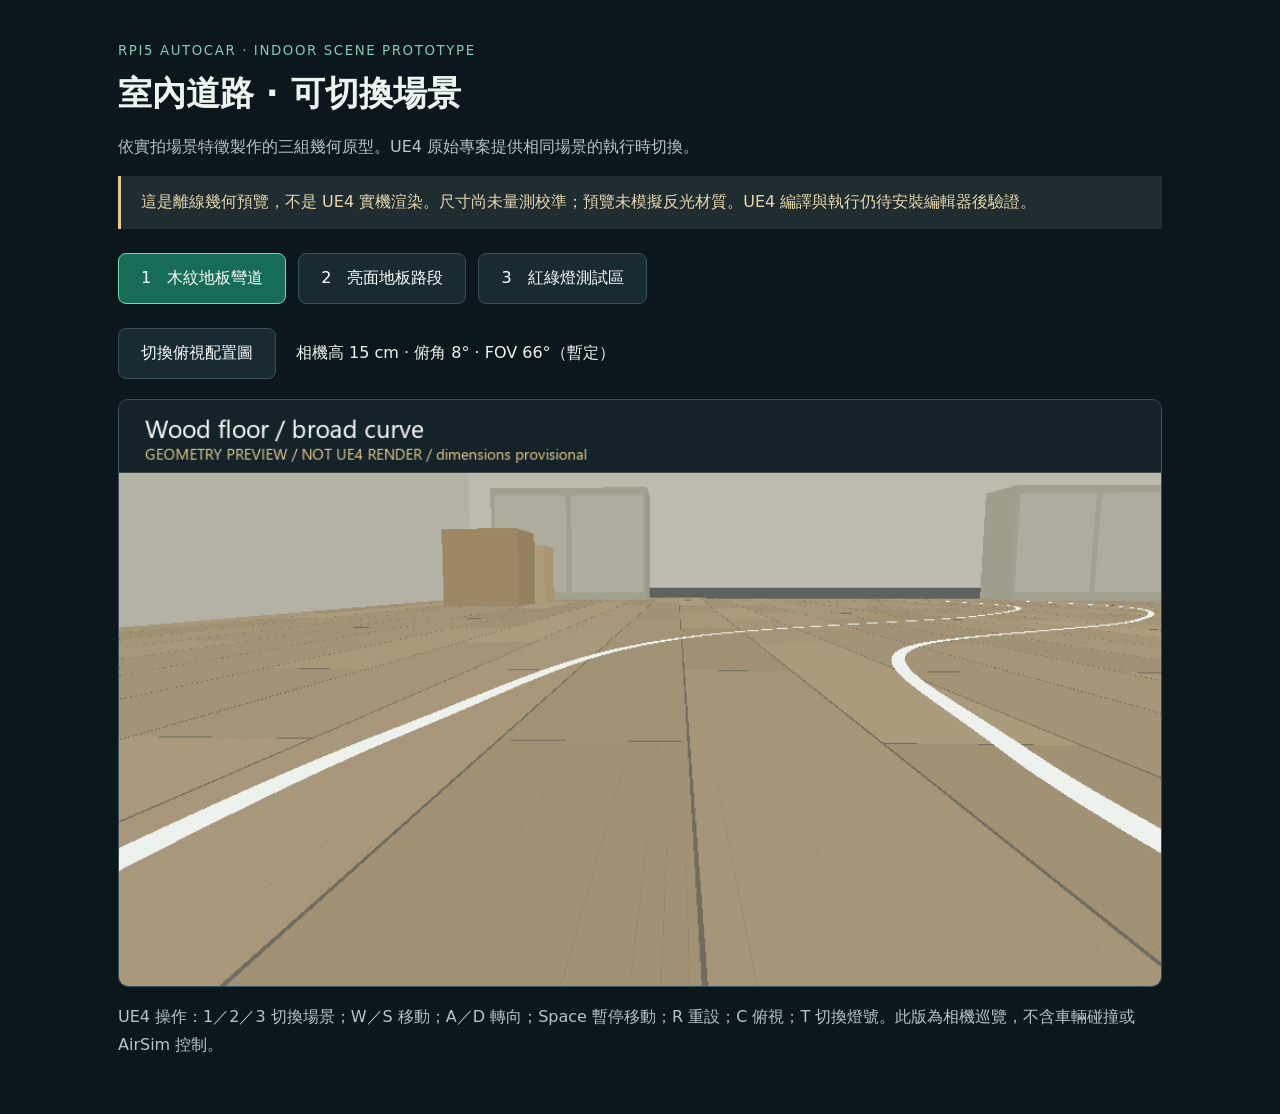
<file: sim_ue4/preview/index.html>
<!doctype html>
<html lang="zh-Hant">
<meta charset="utf-8">
<meta name="viewport" content="width=device-width,initial-scale=1">
<title>AutoCAR 場景原型預覽</title>
<style>
*{box-sizing:border-box}body{margin:0;background:#0c171d;color:#edf4ef;font:16px system-ui,sans-serif}
main{max-width:1100px;margin:auto;padding:40px 28px}small{color:#83cbb7;letter-spacing:.12em}
h1{font-size:34px;margin:12px 0}p{color:#b4c5c9;line-height:1.7}
nav{display:flex;gap:12px;flex-wrap:wrap;margin:24px 0}
button{font:inherit;padding:14px 22px;border:1px solid #38515c;border-radius:8px;background:#182b33;color:white;cursor:pointer}
button[aria-pressed=true]{background:#176c58;border-color:#71d6b4}button:focus-visible{outline:3px solid #f4cf89}
img{display:block;width:100%;border-radius:10px;border:1px solid #38515c}
.notice{padding:16px 20px;border-left:3px solid #e6c888;background:#202d30;color:#e6d6ad}
.row{display:flex;align-items:center;gap:20px;margin:20px 0}a{color:#83cbb7}
</style>
<main>
<small>RPI5 AUTOCAR · INDOOR SCENE PROTOTYPE</small>
<h1>室內道路 · 可切換場景</h1>
<p>依實拍場景特徵製作的三組幾何原型。UE4 原始專案提供相同場景的執行時切換。</p>
<div class="notice">這是離線幾何預覽，不是 UE4 實機渲染。尺寸尚未量測校準；預覽未模擬反光材質。UE4 編譯與執行仍待安裝編輯器後驗證。</div>
<nav aria-label="場景">
<button data-scene="1" aria-pressed="true">1　木紋地板彎道</button>
<button data-scene="2" aria-pressed="false">2　亮面地板路段</button>
<button data-scene="3" aria-pressed="false">3　紅綠燈測試區</button>
</nav>
<div class="row"><button id="view" aria-pressed="false">切換俯視配置圖</button><span id="info">相機高 15 cm · 俯角 8° · FOV 66°（暫定）</span></div>
<img id="scene" src="scene_1.png" alt="木紋地板彎道的幾何預覽">
<p>UE4 操作：1／2／3 切換場景；W／S 移動；A／D 轉向；Space 暫停移動；R 重設；C 俯視；T 切換燈號。此版為相機巡覽，不含車輛碰撞或 AirSim 控制。</p>
</main>
<script>
let selected=1, overhead=false;
const labels=['木紋地板彎道','亮面地板路段','紅綠燈測試區'];
function update(){
 document.querySelectorAll('[data-scene]').forEach(b=>b.setAttribute('aria-pressed',Number(b.dataset.scene)===selected));
 document.getElementById('scene').src=(overhead?'layout_':'scene_')+selected+'.png';
 document.getElementById('scene').alt=labels[selected-1]+(overhead?'的俯視配置圖':'的幾何預覽');
 document.getElementById('view').setAttribute('aria-pressed',overhead);
 document.getElementById('view').textContent=overhead?'切換車載視角':'切換俯視配置圖';
}
document.querySelectorAll('[data-scene]').forEach(b=>b.onclick=()=>{selected=Number(b.dataset.scene);update()});
document.getElementById('view').onclick=()=>{overhead=!overhead;update()};
document.addEventListener('keydown',e=>{if(['1','2','3'].includes(e.key)){selected=Number(e.key);update()}if(e.key.toLowerCase()==='c'){overhead=!overhead;update()}});
</script>
</html>
</file>
